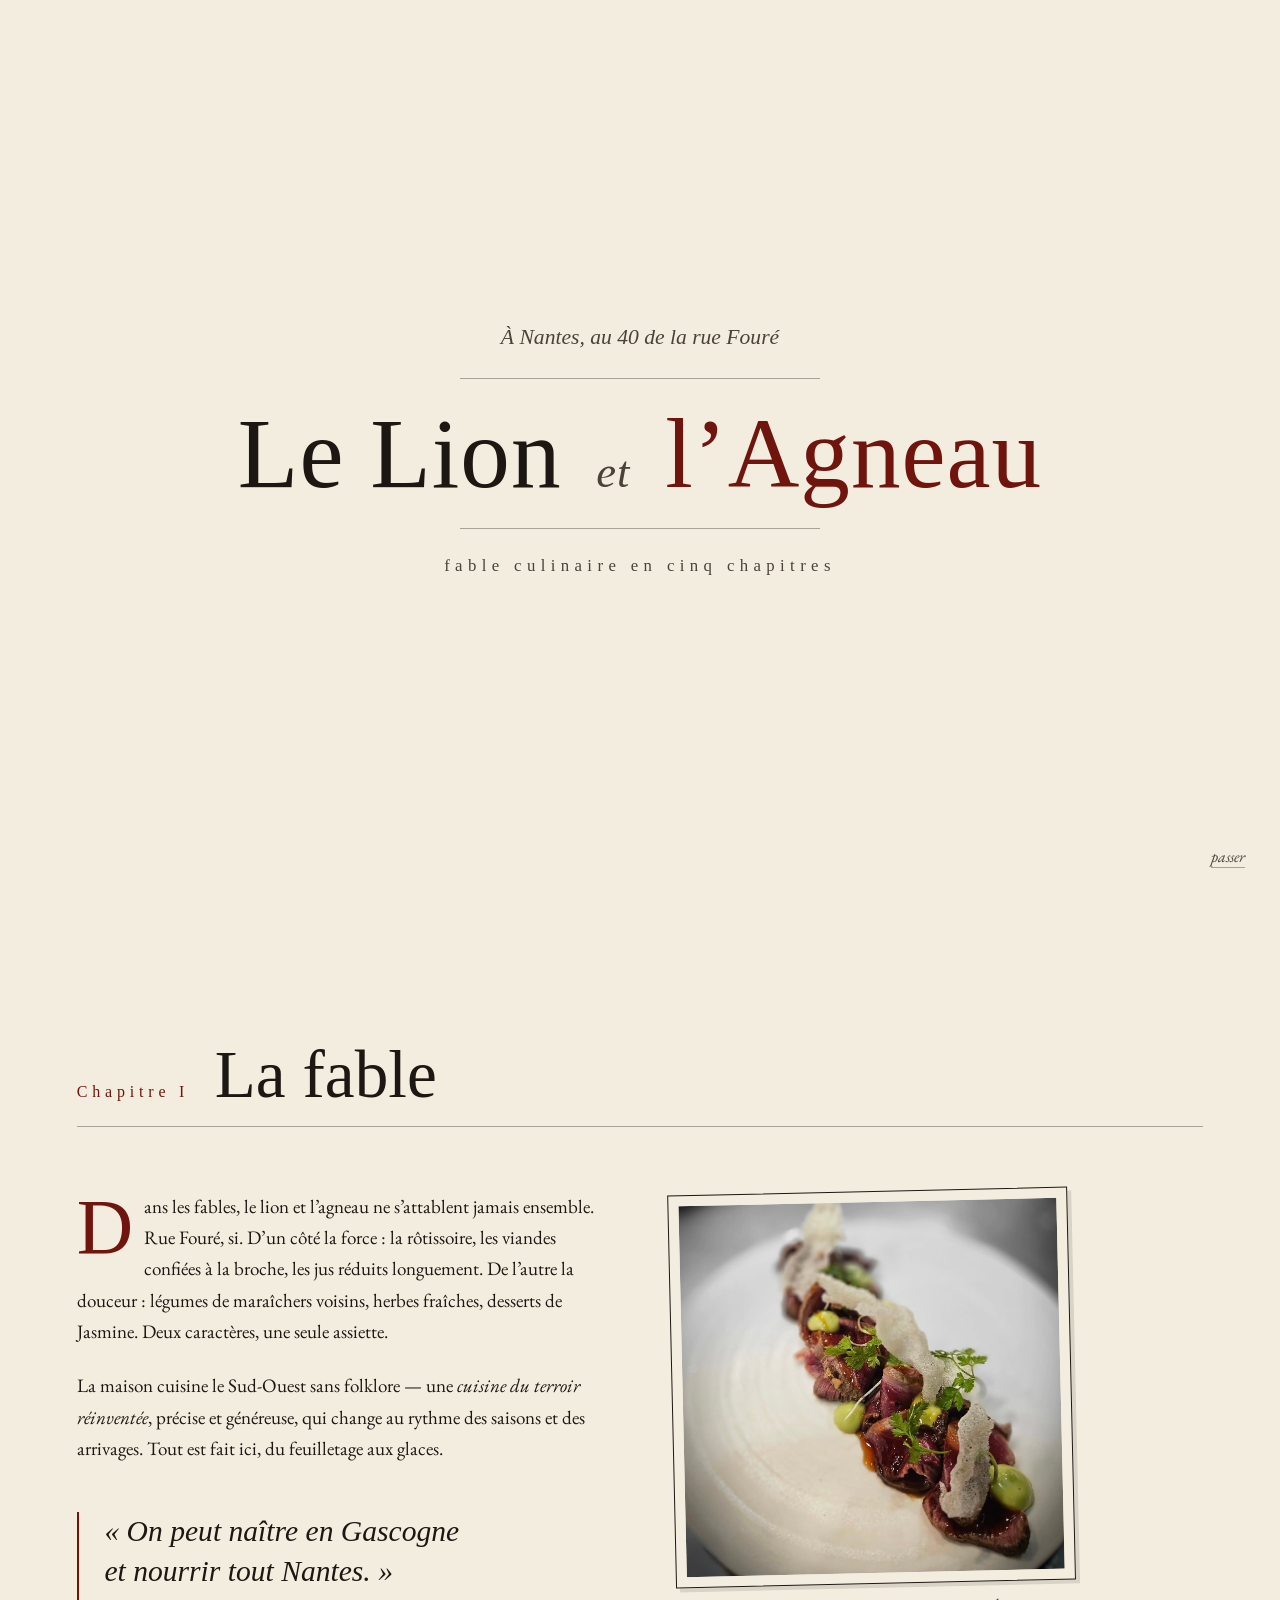
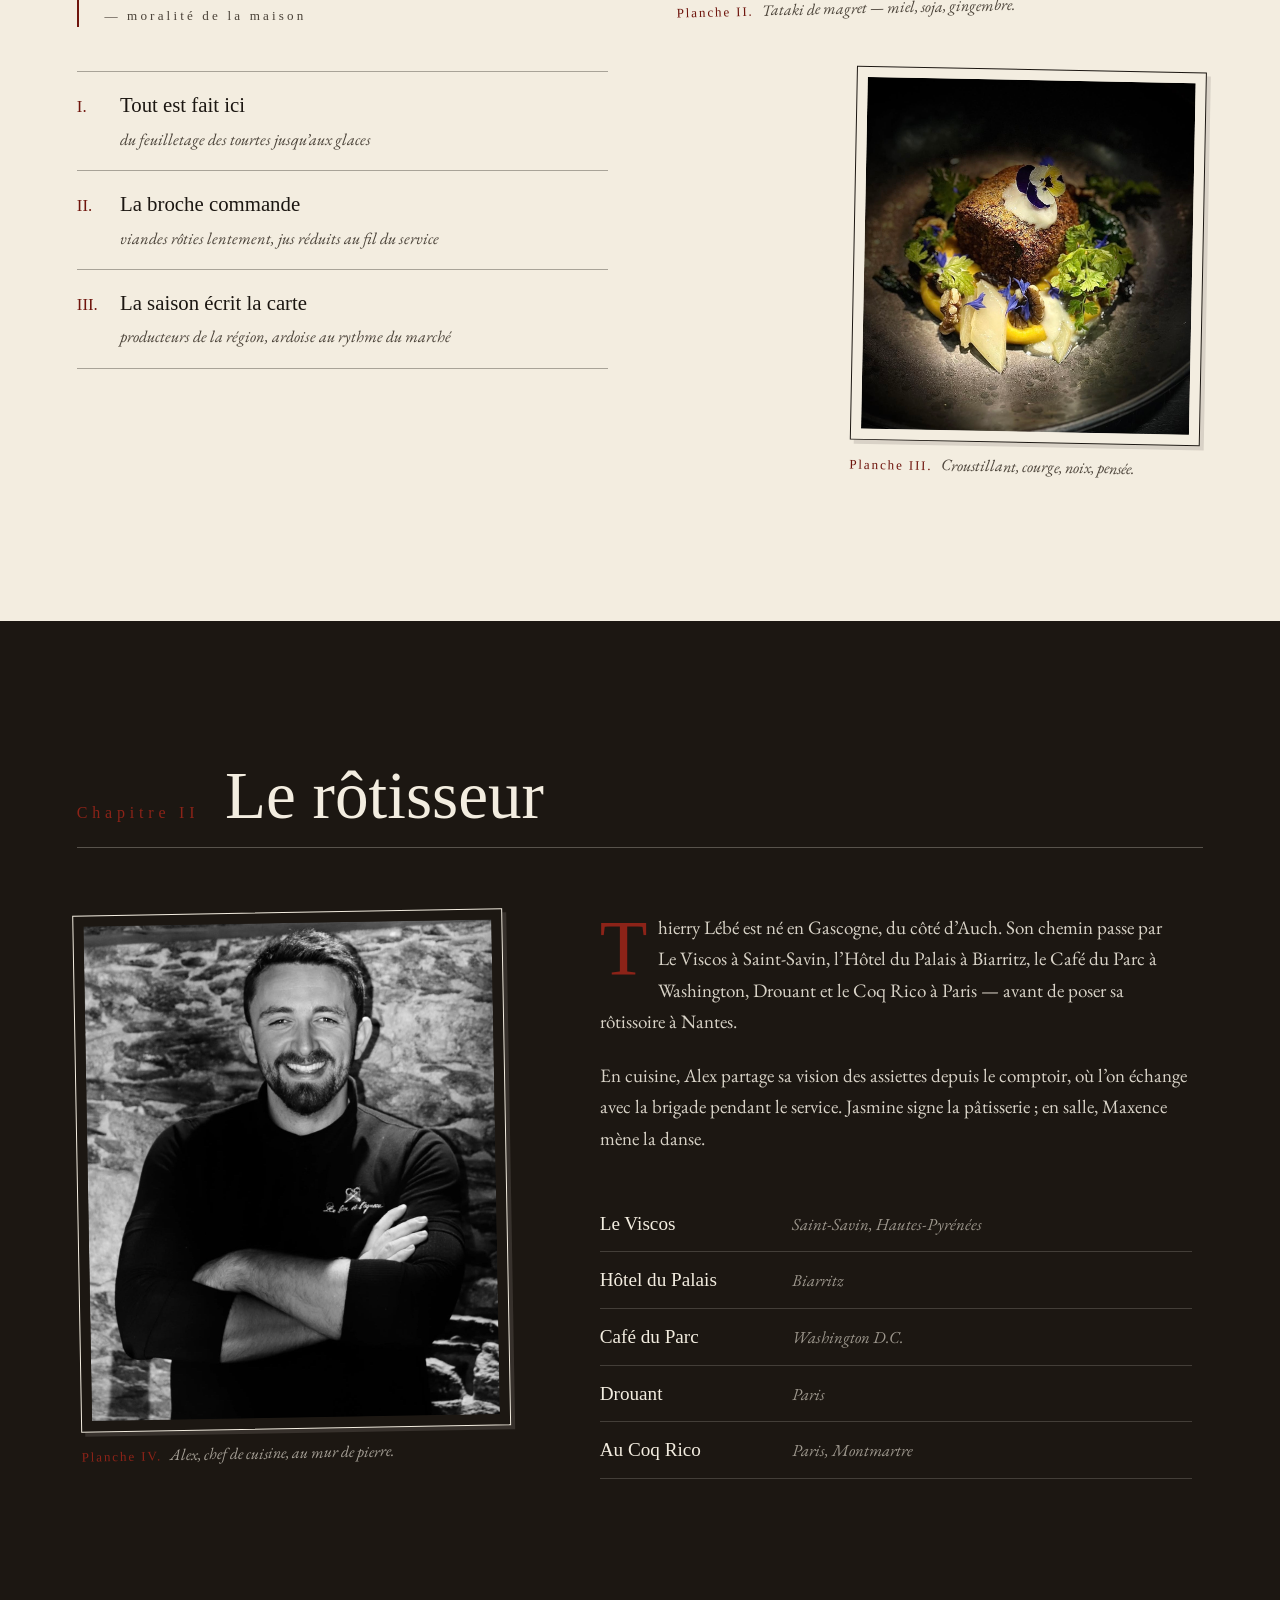
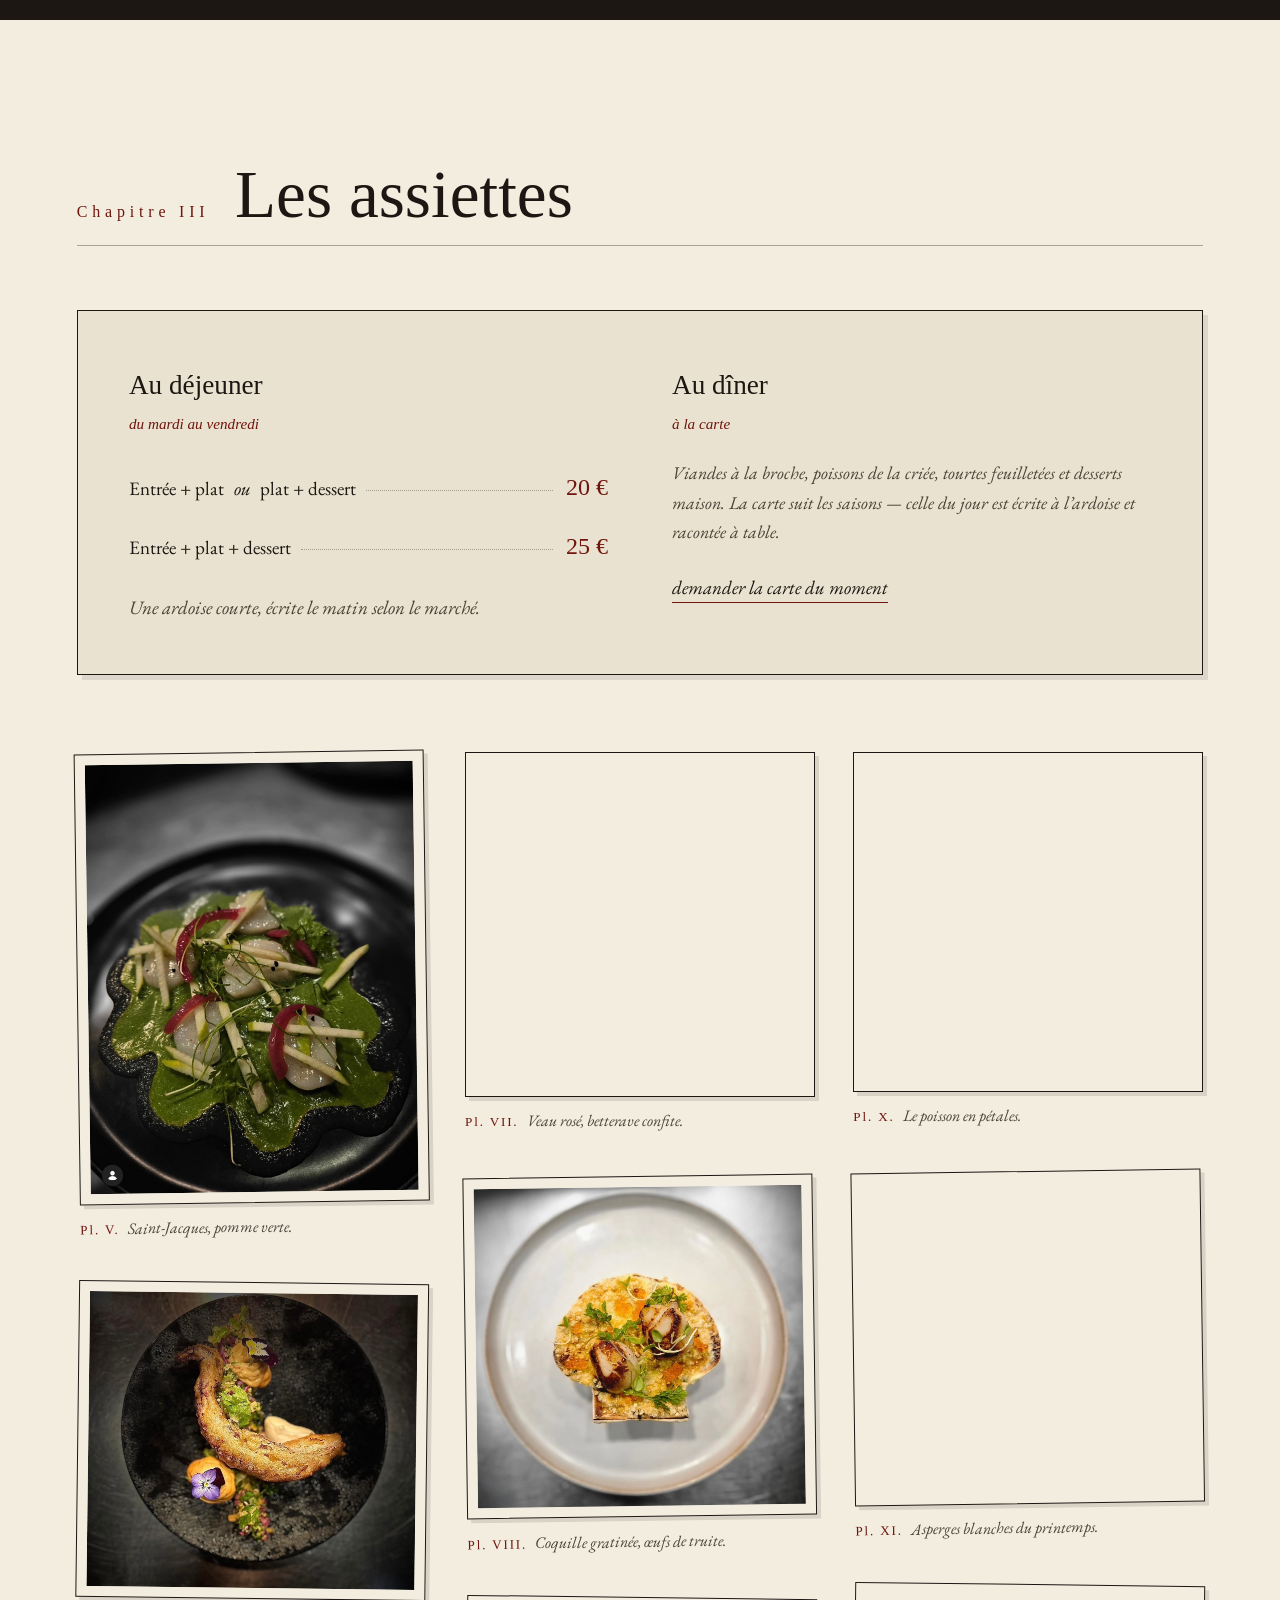
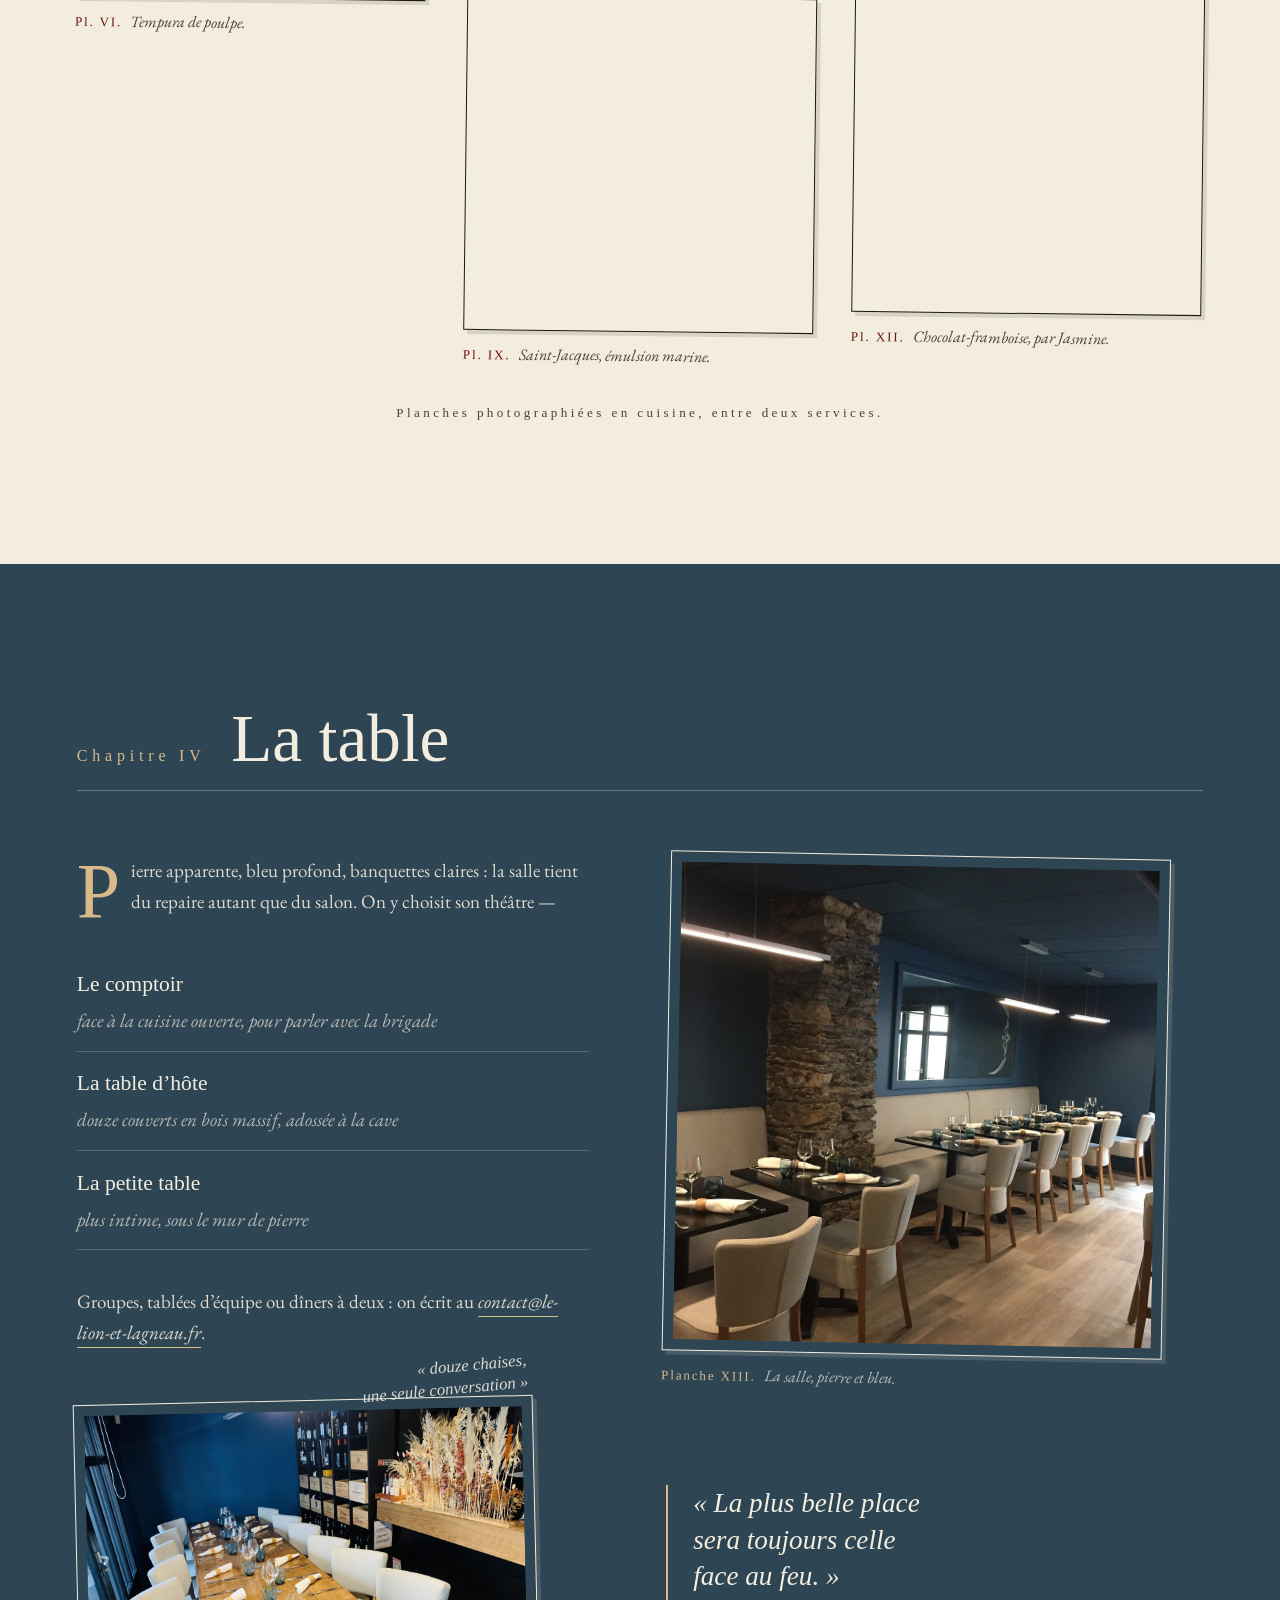
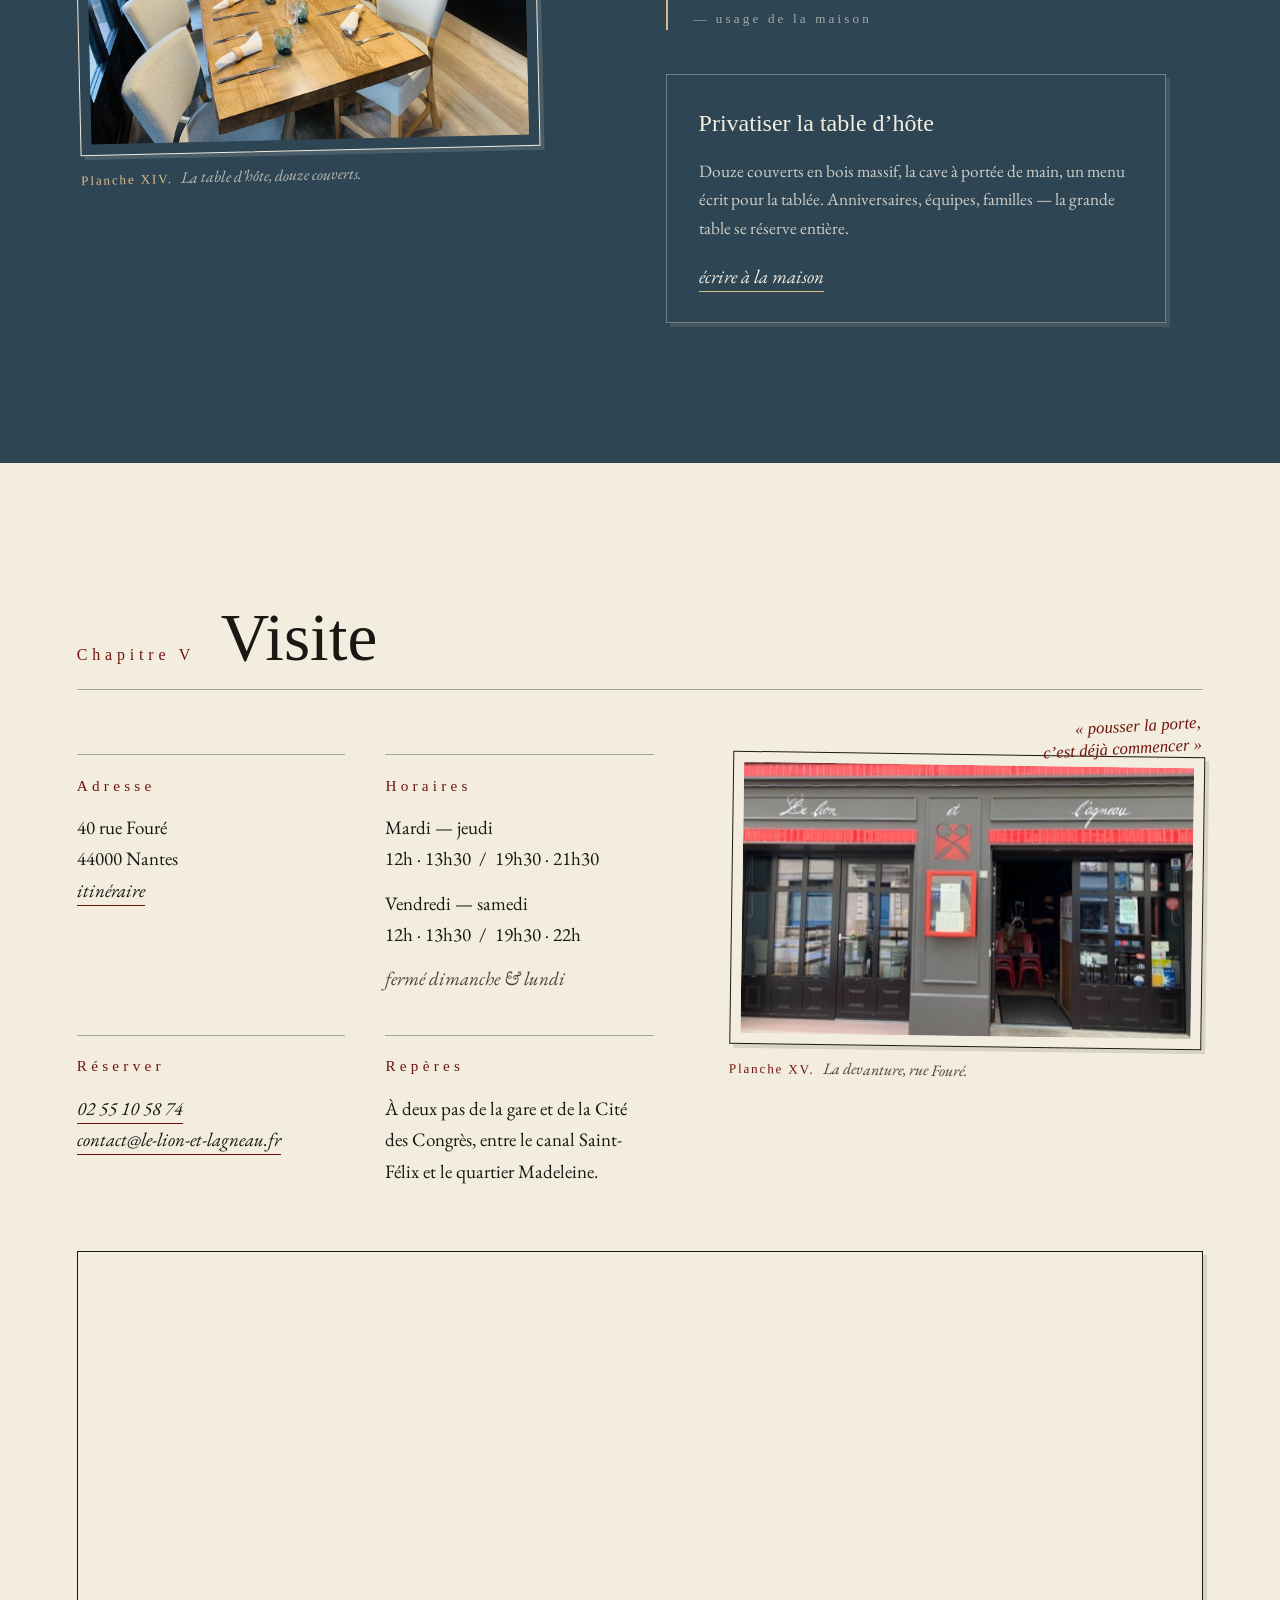
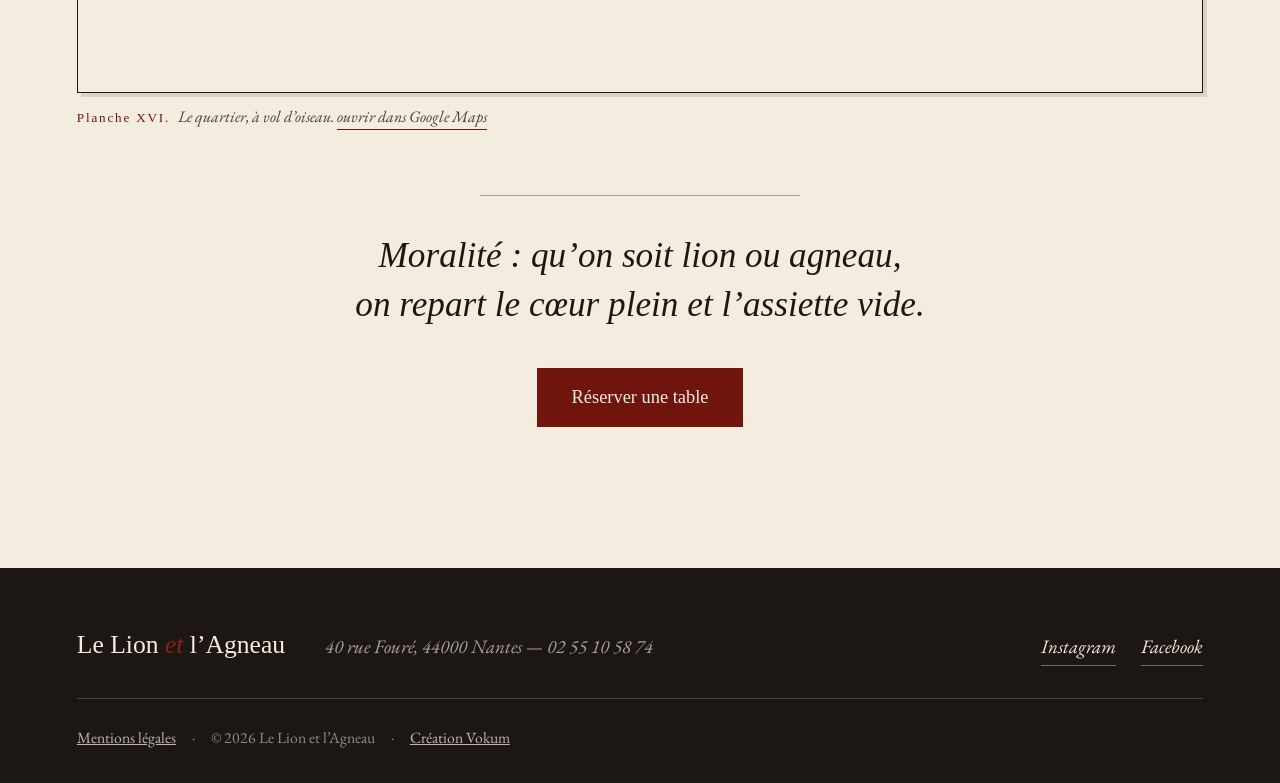
<file: index.html>
<!DOCTYPE html>
<html lang="fr">
<head>
  <meta charset="UTF-8">
  <meta name="viewport" content="width=device-width, initial-scale=1.0">
  <title>Le Lion et l'Agneau — Rôtisserie &amp; cuisine du Sud-Ouest à Nantes</title>
<link rel="canonical" href="https://lelionetlagneau-site.vercel.app/">
  <meta name="description" content="Le Lion et l'Agneau, restaurant et rôtisserie à l'accent du Sud-Ouest, 40 rue Fouré à Nantes. Cuisine du terroir réinventée par Thierry Lébé et sa brigade. Formule déjeuner, table d'hôte, comptoir face à la cuisine.">
  <link rel="icon" href="assets/logo.webp">
  <meta property="og:title" content="Le Lion et l'Agneau — Nantes">
  <meta property="og:description" content="Rôtisserie &amp; cuisine du Sud-Ouest, 40 rue Fouré, Nantes.">
  <meta property="og:image" content="https://lelionetlagneau-site.vercel.app/assets/tourte-signature.jpg">
  <link rel="preconnect" href="https://fonts.googleapis.com">
  <link rel="preconnect" href="https://fonts.gstatic.com" crossorigin>
  <link href="https://fonts.googleapis.com/css2?family=IM+Fell+English:ital@0;1&family=IM+Fell+English+SC&family=EB+Garamond:ital,wght@0,400;0,500;0,600;1,400;1,500&display=swap" rel="stylesheet">
  <link rel="stylesheet" href="styles.css">
<script type="application/ld+json">
{
  "@context": "https://schema.org",
  "@type": "Restaurant",
  "name": "Le Lion et l'Agneau",
  "url": "https://lelionetlagneau-site.vercel.app/",
  "image": "https://lelionetlagneau-site.vercel.app/assets/tourte-signature.jpg",
  "description": "Rôtisserie et cuisine du Sud-Ouest à Nantes, 40 rue Fouré.",
  "servesCuisine": "Cuisine du Sud-Ouest",
  "address": {
    "@type": "PostalAddress",
    "streetAddress": "40 rue Fouré",
    "postalCode": "44000",
    "addressLocality": "Nantes",
    "addressCountry": "FR"
  },
  "telephone": "+33255105874",
  "email": "contact@le-lion-et-lagneau.fr",
  "openingHoursSpecification": [
    {
      "@type": "OpeningHoursSpecification",
      "dayOfWeek": [
        "Tuesday",
        "Wednesday",
        "Thursday"
      ],
      "opens": "12:00",
      "closes": "13:30"
    },
    {
      "@type": "OpeningHoursSpecification",
      "dayOfWeek": [
        "Tuesday",
        "Wednesday",
        "Thursday"
      ],
      "opens": "19:30",
      "closes": "21:30"
    },
    {
      "@type": "OpeningHoursSpecification",
      "dayOfWeek": [
        "Friday",
        "Saturday"
      ],
      "opens": "12:00",
      "closes": "13:30"
    },
    {
      "@type": "OpeningHoursSpecification",
      "dayOfWeek": [
        "Friday",
        "Saturday"
      ],
      "opens": "19:30",
      "closes": "22:00"
    }
  ],
  "sameAs": [
    "https://www.instagram.com/lelionetlagneau",
    "https://www.facebook.com/lelionetlagneaunantes"
  ]
}
</script>
</head>
<body>

  <!-- ============ OUVERTURE ============ -->
  <div class="ouverture" id="ouverture" aria-hidden="true">
    <div class="ouverture-inner">
      <p class="ouv-lieu">À Nantes, au 40 de la rue Fouré</p>
      <div class="ouv-filet ouv-filet-haut"></div>
      <h1 class="ouv-titre">
        <span class="ouv-mot">Le&nbsp;Lion</span>
        <span class="ouv-et">et</span>
        <span class="ouv-mot">l&rsquo;Agneau</span>
      </h1>
      <div class="ouv-filet ouv-filet-bas"></div>
      <p class="ouv-sous">fable culinaire en cinq chapitres</p>
    </div>
    <button class="ouv-skip" id="ouv-skip" type="button">passer</button>
  </div>

  <!-- ============ HEADER ============ -->
  <header class="entete" id="entete">
    <a class="entete-marque" href="#haut">Le&nbsp;Lion <em>et</em> l&rsquo;Agneau</a>
    <nav class="entete-nav" id="entete-nav">
      <a href="#fable">La fable</a>
      <a href="#rotisseur">Le rôtisseur</a>
      <a href="#assiettes">Les assiettes</a>
      <a href="#table">La table</a>
      <a href="#visite">Visite</a>
    </nav>
    <a class="entete-tel" href="tel:+33255105874">02&nbsp;55&nbsp;10&nbsp;58&nbsp;74</a>
    <button class="burger" id="burger" aria-label="Menu" aria-expanded="false"><span></span><span></span></button>
  </header>

  <div class="voile-menu" id="voile-menu">
    <nav class="voile-nav">
      <a href="#fable"><small>ch. I</small>La fable</a>
      <a href="#rotisseur"><small>ch. II</small>Le rôtisseur</a>
      <a href="#assiettes"><small>ch. III</small>Les assiettes</a>
      <a href="#table"><small>ch. IV</small>La table</a>
      <a href="#visite"><small>ch. V</small>Visite</a>
      <a class="voile-tel" href="tel:+33255105874">Réserver — 02 55 10 58 74</a>
    </nav>
  </div>

  <main id="haut">

    <!-- ============ COUVERTURE / HERO ============ -->
    <section class="couverture">
      <div class="couv-texte">
        <p class="surtitre reveal">Rôtisserie &amp; cuisine du Sud-Ouest — Nantes</p>
        <h2 class="couv-titre reveal">Ici, le lion<br>dîne <em>avec</em><br>l&rsquo;agneau.</h2>
        <p class="couv-chapo reveal">Une table où le terroir gascon se raconte au présent&nbsp;: broche qui tourne, feuilletage signé au fer, produits de saison choisis chez les producteurs de la région.</p>
        <div class="couv-actions reveal">
          <a class="btn-encre" href="tel:+33255105874">Réserver une table</a>
          <a class="lien-souligne" href="#assiettes">lire la carte&nbsp;↓</a>
        </div>
      </div>
      <div class="couv-image">
        <figure class="planche planche-hero reveal-img">
          <div class="cadre"><img src="assets/tourte-signature.jpg" alt="Tourte feuilletée signée Le Lion et l'Agneau, dorée au four" width="1206" height="1177" decoding="async" fetchpriority="high"></div>
          <figcaption><span>Planche&nbsp;I.</span> La tourte, signée au fer avant cuisson.</figcaption>
        </figure>
        <p class="marginalia couv-note">« cuite à la<br>commande »</p>
      </div>
      <p class="couv-mention">4,8&nbsp;/&nbsp;5 — les Tables de Nantes &nbsp;·&nbsp; sélection Guide&nbsp;Michelin</p>
    </section>

    <!-- ============ CHAPITRE I — LA FABLE ============ -->
    <section class="chapitre" id="fable">
      <header class="chapitre-tete reveal">
        <span class="chapitre-num">Chapitre&nbsp;I</span>
        <h2>La fable</h2>
      </header>
      <div class="fable-corps">
        <p class="lettrine reveal">Dans les fables, le lion et l&rsquo;agneau ne s&rsquo;attablent jamais ensemble. Rue Fouré, si. D&rsquo;un côté la force&nbsp;: la rôtissoire, les viandes confiées à la broche, les jus réduits longuement. De l&rsquo;autre la douceur&nbsp;: légumes de maraîchers voisins, herbes fraîches, desserts de Jasmine. Deux caractères, une seule assiette.</p>
        <p class="reveal">La maison cuisine le Sud-Ouest sans folklore&nbsp;— une <em>cuisine du terroir réinventée</em>, précise et généreuse, qui change au rythme des saisons et des arrivages. Tout est fait ici, du feuilletage aux glaces.</p>
        <blockquote class="morale reveal">
          <p>«&nbsp;On peut naître en Gascogne<br>et nourrir tout Nantes.&nbsp;»</p>
          <cite>— moralité de la maison</cite>
        </blockquote>
        <ol class="regles reveal">
          <li><span>I.</span><div><strong>Tout est fait ici</strong><em>du feuilletage des tourtes jusqu&rsquo;aux glaces</em></div></li>
          <li><span>II.</span><div><strong>La broche commande</strong><em>viandes rôties lentement, jus réduits au fil du service</em></div></li>
          <li><span>III.</span><div><strong>La saison écrit la carte</strong><em>producteurs de la région, ardoise au rythme du marché</em></div></li>
        </ol>
      </div>
      <div class="fable-planches">
        <figure class="planche incline-g reveal-img">
          <div class="cadre"><img src="assets/tataki-magret.jpg" alt="Tataki de magret de canard, crème d'avocat et tuile de riz soufflé" width="1179" height="1156" decoding="async" loading="lazy"></div>
          <figcaption><span>Planche&nbsp;II.</span> Tataki de magret — miel, soja, gingembre.</figcaption>
        </figure>
        <figure class="planche incline-d reveal-img">
          <div class="cadre"><img src="assets/croustillant-pensee.jpg" alt="Croustillant doré, purée de courge, noix et fleurs de pensée" width="1206" height="1237" decoding="async" loading="lazy"></div>
          <figcaption><span>Planche&nbsp;III.</span> Croustillant, courge, noix, pensée.</figcaption>
        </figure>
      </div>
    </section>

    <!-- ============ CHAPITRE II — LE RÔTISSEUR ============ -->
    <section class="chapitre chapitre-sombre" id="rotisseur">
      <header class="chapitre-tete reveal">
        <span class="chapitre-num">Chapitre&nbsp;II</span>
        <h2>Le rôtisseur</h2>
      </header>
      <div class="rotisseur-grille">
        <figure class="planche planche-portrait reveal-img">
          <div class="cadre"><img src="assets/chef-alex.jpg" alt="Alex, chef de cuisine du Lion et l'Agneau, devant le mur de pierre du restaurant" width="1206" height="1462" decoding="async" loading="lazy"></div>
          <figcaption><span>Planche&nbsp;IV.</span> Alex, chef de cuisine, au mur de pierre.</figcaption>
        </figure>
        <div class="rotisseur-texte">
          <p class="lettrine reveal">Thierry Lébé est né en Gascogne, du côté d&rsquo;Auch. Son chemin passe par Le&nbsp;Viscos à Saint-Savin, l&rsquo;Hôtel du Palais à Biarritz, le Café du Parc à Washington, Drouant et le Coq&nbsp;Rico à Paris&nbsp;— avant de poser sa rôtissoire à Nantes.</p>
          <p class="reveal">En cuisine, Alex partage sa vision des assiettes depuis le comptoir, où l&rsquo;on échange avec la brigade pendant le service. Jasmine signe la pâtisserie&nbsp;; en salle, Maxence mène la danse.</p>
          <ul class="parcours reveal">
            <li><span>Le Viscos</span>Saint-Savin, Hautes-Pyrénées</li>
            <li><span>Hôtel du Palais</span>Biarritz</li>
            <li><span>Café du Parc</span>Washington&nbsp;D.C.</li>
            <li><span>Drouant</span>Paris</li>
            <li><span>Au Coq Rico</span>Paris, Montmartre</li>
          </ul>
        </div>
      </div>
    </section>

    <!-- ============ CHAPITRE III — LES ASSIETTES ============ -->
    <section class="chapitre" id="assiettes">
      <header class="chapitre-tete reveal">
        <span class="chapitre-num">Chapitre&nbsp;III</span>
        <h2>Les assiettes</h2>
      </header>

      <div class="carte-bloc reveal">
        <div class="carte-colonne">
          <h3>Au déjeuner<em>du mardi au vendredi</em></h3>
          <div class="carte-ligne"><p>Entrée + plat <em>ou</em> plat + dessert <span class="points"></span></p><strong>20&nbsp;€</strong></div>
          <div class="carte-ligne"><p>Entrée + plat + dessert <span class="points"></span></p><strong>25&nbsp;€</strong></div>
          <p class="carte-note">Une ardoise courte, écrite le matin selon le marché.</p>
        </div>
        <div class="carte-colonne">
          <h3>Au dîner<em>à la carte</em></h3>
          <p class="carte-prose">Viandes à la broche, poissons de la criée, tourtes feuilletées et desserts maison. La carte suit les saisons&nbsp;— celle du jour est écrite à l&rsquo;ardoise et racontée à table.</p>
          <a class="lien-souligne" href="tel:+33255105874">demander la carte du moment</a>
        </div>
      </div>

      <p class="glisser marginalia reveal">« faire glisser les planches → »</p>
      <div class="galerie">
        <figure class="planche reveal-img"><div class="cadre"><img src="assets/carpaccio-saint-jacques.jpg" alt="Carpaccio de Saint-Jacques, pomme verte et oignon rouge" loading="lazy" width="1206" height="1560" decoding="async"></div><figcaption><span>Pl.&nbsp;V.</span> Saint-Jacques, pomme verte.</figcaption></figure>
        <figure class="planche reveal-img"><div class="cadre"><img src="assets/poulpe-tempura.jpg" alt="Tempura de poulpe, fleurs comestibles, condiments fumés" loading="lazy" width="1207" height="1074" decoding="async"></div><figcaption><span>Pl.&nbsp;VI.</span> Tempura de poulpe.</figcaption></figure>
        <figure class="planche reveal-img"><div class="cadre"><img src="assets/veau-betterave.jpg" alt="Veau rosé, betterave confite et crémeux gratiné" loading="lazy" width="1207" height="1211" decoding="async"></div><figcaption><span>Pl.&nbsp;VII.</span> Veau rosé, betterave confite.</figcaption></figure>
        <figure class="planche reveal-img"><div class="cadre"><img src="assets/coquille-gratinee.jpg" alt="Coquille Saint-Jacques gratinée, œufs de truite et jeunes pousses" loading="lazy" width="1206" height="1264" decoding="async"></div><figcaption><span>Pl.&nbsp;VIII.</span> Coquille gratinée, œufs de truite.</figcaption></figure>
        <figure class="planche reveal-img"><div class="cadre"><img src="assets/saint-jacques-emulsion.jpg" alt="Saint-Jacques snackées, émulsion et chips de légumes" loading="lazy" width="1206" height="1174" decoding="async"></div><figcaption><span>Pl.&nbsp;IX.</span> Saint-Jacques, émulsion marine.</figcaption></figure>
        <figure class="planche reveal-img"><div class="cadre"><img src="assets/daurade-fleurs.jpg" alt="Poisson cru en pétales et fleurs sur assiette noire" loading="lazy" width="1206" height="1216" decoding="async"></div><figcaption><span>Pl.&nbsp;X.</span> Le poisson en pétales.</figcaption></figure>
        <figure class="planche reveal-img"><div class="cadre"><img src="assets/plat-asperges.jpg" alt="Asperges blanches, croustillants et purée de carotte" loading="lazy" width="1206" height="1125" decoding="async"></div><figcaption><span>Pl.&nbsp;XI.</span> Asperges blanches du printemps.</figcaption></figure>
        <figure class="planche reveal-img"><div class="cadre"><img src="assets/tarte-framboise.jpg" alt="Tarte chocolat-framboise et sorbet, dessert signé Jasmine" loading="lazy" width="1206" height="1140" decoding="async"></div><figcaption><span>Pl.&nbsp;XII.</span> Chocolat-framboise, par Jasmine.</figcaption></figure>
      </div>
      <p class="galerie-legende reveal">Planches photographiées en cuisine, entre deux services.</p>
    </section>

    <!-- ============ CHAPITRE IV — LA TABLE ============ -->
    <section class="chapitre chapitre-bleu" id="table">
      <header class="chapitre-tete reveal">
        <span class="chapitre-num">Chapitre&nbsp;IV</span>
        <h2>La table</h2>
      </header>
      <div class="table-grille">
        <div class="table-texte">
          <p class="lettrine reveal">Pierre apparente, bleu profond, banquettes claires&nbsp;: la salle tient du repaire autant que du salon. On y choisit son théâtre&nbsp;—</p>
          <ul class="ambiances reveal">
            <li><span>Le comptoir</span>face à la cuisine ouverte, pour parler avec la brigade</li>
            <li><span>La table d&rsquo;hôte</span>douze couverts en bois massif, adossée à la cave</li>
            <li><span>La petite table</span>plus intime, sous le mur de pierre</li>
          </ul>
          <p class="reveal">Groupes, tablées d&rsquo;équipe ou dîners à deux&nbsp;: on écrit au&nbsp;<a class="lien-souligne" href="mailto:contact@le-lion-et-lagneau.fr">contact@le-lion-et-lagneau.fr</a>.</p>
          <figure class="planche incline-g planche-hote reveal-img"><div class="cadre"><img src="assets/table-hote.jpg" alt="Table d'hôte de douze couverts devant la cave à vins" loading="lazy" width="2000" height="1500" decoding="async"></div><figcaption><span>Planche&nbsp;XIV.</span> La table d&rsquo;hôte, douze couverts.</figcaption>
            <p class="marginalia marginalia-hote">« douze chaises,<br>une seule conversation »</p>
          </figure>
        </div>
        <div class="table-planches">
          <figure class="planche incline-d reveal-img"><div class="cadre"><img src="assets/salle.jpg" alt="Salle du restaurant : mur de pierre, bleu profond, banquettes claires" loading="lazy" width="1100" height="825" decoding="async"></div><figcaption><span>Planche&nbsp;XIII.</span> La salle, pierre et bleu.</figcaption></figure>
          <blockquote class="morale morale-table reveal">
            <p>«&nbsp;La plus belle place<br>sera toujours celle<br>face au feu.&nbsp;»</p>
            <cite>— usage de la maison</cite>
          </blockquote>
          <div class="privatiser reveal">
            <h3>Privatiser la table d&rsquo;hôte</h3>
            <p>Douze couverts en bois massif, la cave à portée de main, un menu écrit pour la tablée. Anniversaires, équipes, familles&nbsp;— la grande table se réserve entière.</p>
            <a class="lien-souligne" href="mailto:contact@le-lion-et-lagneau.fr">écrire à la maison</a>
          </div>
        </div>
      </div>
    </section>

    <!-- ============ CHAPITRE V — VISITE ============ -->
    <section class="chapitre" id="visite">
      <header class="chapitre-tete reveal">
        <span class="chapitre-num">Chapitre&nbsp;V</span>
        <h2>Visite</h2>
      </header>
      <div class="visite-grille">
        <div class="visite-infos reveal">
          <div class="info-bloc">
            <h3>Adresse</h3>
            <p>40&nbsp;rue Fouré<br>44000&nbsp;Nantes</p>
            <a class="lien-souligne" href="https://maps.google.com/?q=Le+Lion+et+l'Agneau+40+rue+Fouré+Nantes" target="_blank" rel="noopener">itinéraire</a>
          </div>
          <div class="info-bloc">
            <h3>Horaires</h3>
            <p>Mardi — jeudi<br>12h&nbsp;·&nbsp;13h30 &nbsp;/&nbsp; 19h30&nbsp;·&nbsp;21h30</p>
            <p>Vendredi — samedi<br>12h&nbsp;·&nbsp;13h30 &nbsp;/&nbsp; 19h30&nbsp;·&nbsp;22h</p>
            <p class="info-ferme">fermé dimanche &amp; lundi</p>
          </div>
          <div class="info-bloc">
            <h3>Réserver</h3>
            <p><a class="lien-souligne" href="tel:+33255105874">02&nbsp;55&nbsp;10&nbsp;58&nbsp;74</a><br>
            <a class="lien-souligne" href="mailto:contact@le-lion-et-lagneau.fr">contact@le-lion-et-lagneau.fr</a></p>
          </div>
          <div class="info-bloc">
            <h3>Repères</h3>
            <p>À deux pas de la gare et de la Cité des Congrès, entre le canal Saint-Félix et le quartier Madeleine.</p>
          </div>
        </div>
        <figure class="planche planche-facade reveal-img">
          <div class="cadre"><img src="assets/facade.jpg" alt="Façade du restaurant Le Lion et l'Agneau, rue Fouré à Nantes" loading="lazy" width="490" height="295" decoding="async"></div>
          <figcaption><span>Planche&nbsp;XV.</span> La devanture, rue Fouré.</figcaption>
          <p class="marginalia marginalia-facade">« pousser la porte,<br>c&rsquo;est déjà commencer »</p>
        </figure>
      </div>
      <figure class="planche planche-carte reveal">
        <div class="cadre">
          <iframe src="https://www.google.com/maps?q=Le%20Lion%20et%20l%27Agneau%2C%2040%20rue%20Four%C3%A9%2C%2044000%20Nantes&z=16&output=embed" title="Carte — Le Lion et l'Agneau, 40 rue Fouré, Nantes" loading="lazy" referrerpolicy="no-referrer-when-downgrade" allowfullscreen></iframe>
        </div>
        <figcaption><span>Planche&nbsp;XVI.</span> Le quartier, à vol d&rsquo;oiseau. <a class="lien-souligne" href="https://maps.google.com/?q=Le+Lion+et+l'Agneau+40+rue+Fouré+Nantes" target="_blank" rel="noopener">ouvrir dans Google&nbsp;Maps</a></figcaption>
      </figure>
      <div class="fin reveal">
        <div class="fin-filet"></div>
        <p class="fin-morale">Moralité&nbsp;: qu&rsquo;on soit lion ou agneau,<br>on repart le cœur plein et l&rsquo;assiette vide.</p>
        <a class="btn-encre" href="tel:+33255105874">Réserver une table</a>
      </div>
    </section>
  </main>

  <!-- ============ FOOTER ============ -->
  <footer class="pied">
    <div class="pied-haut">
      <p class="pied-marque">Le&nbsp;Lion <em>et</em> l&rsquo;Agneau</p>
      <p class="pied-adresse">40 rue Fouré, 44000 Nantes — 02&nbsp;55&nbsp;10&nbsp;58&nbsp;74</p>
      <div class="pied-social">
        <a href="https://www.instagram.com/lelionetlagneau" target="_blank" rel="noopener">Instagram</a>
        <a href="https://www.facebook.com/lelionetlagneaunantes" target="_blank" rel="noopener">Facebook</a>
      </div>
    </div>
    <div class="pied-bas">
      <a href="mentions-legales.html">Mentions légales</a>
      <span>·</span>
      <p>© 2026 Le Lion et l&rsquo;Agneau</p>
      <span>·</span>
      <a href="https://vokum-landing.vercel.app" target="_blank" rel="noopener">Création&nbsp;Vokum</a>
    </div>
  </footer>

  <script src="script.js"></script>
</body>
</html>
</file>
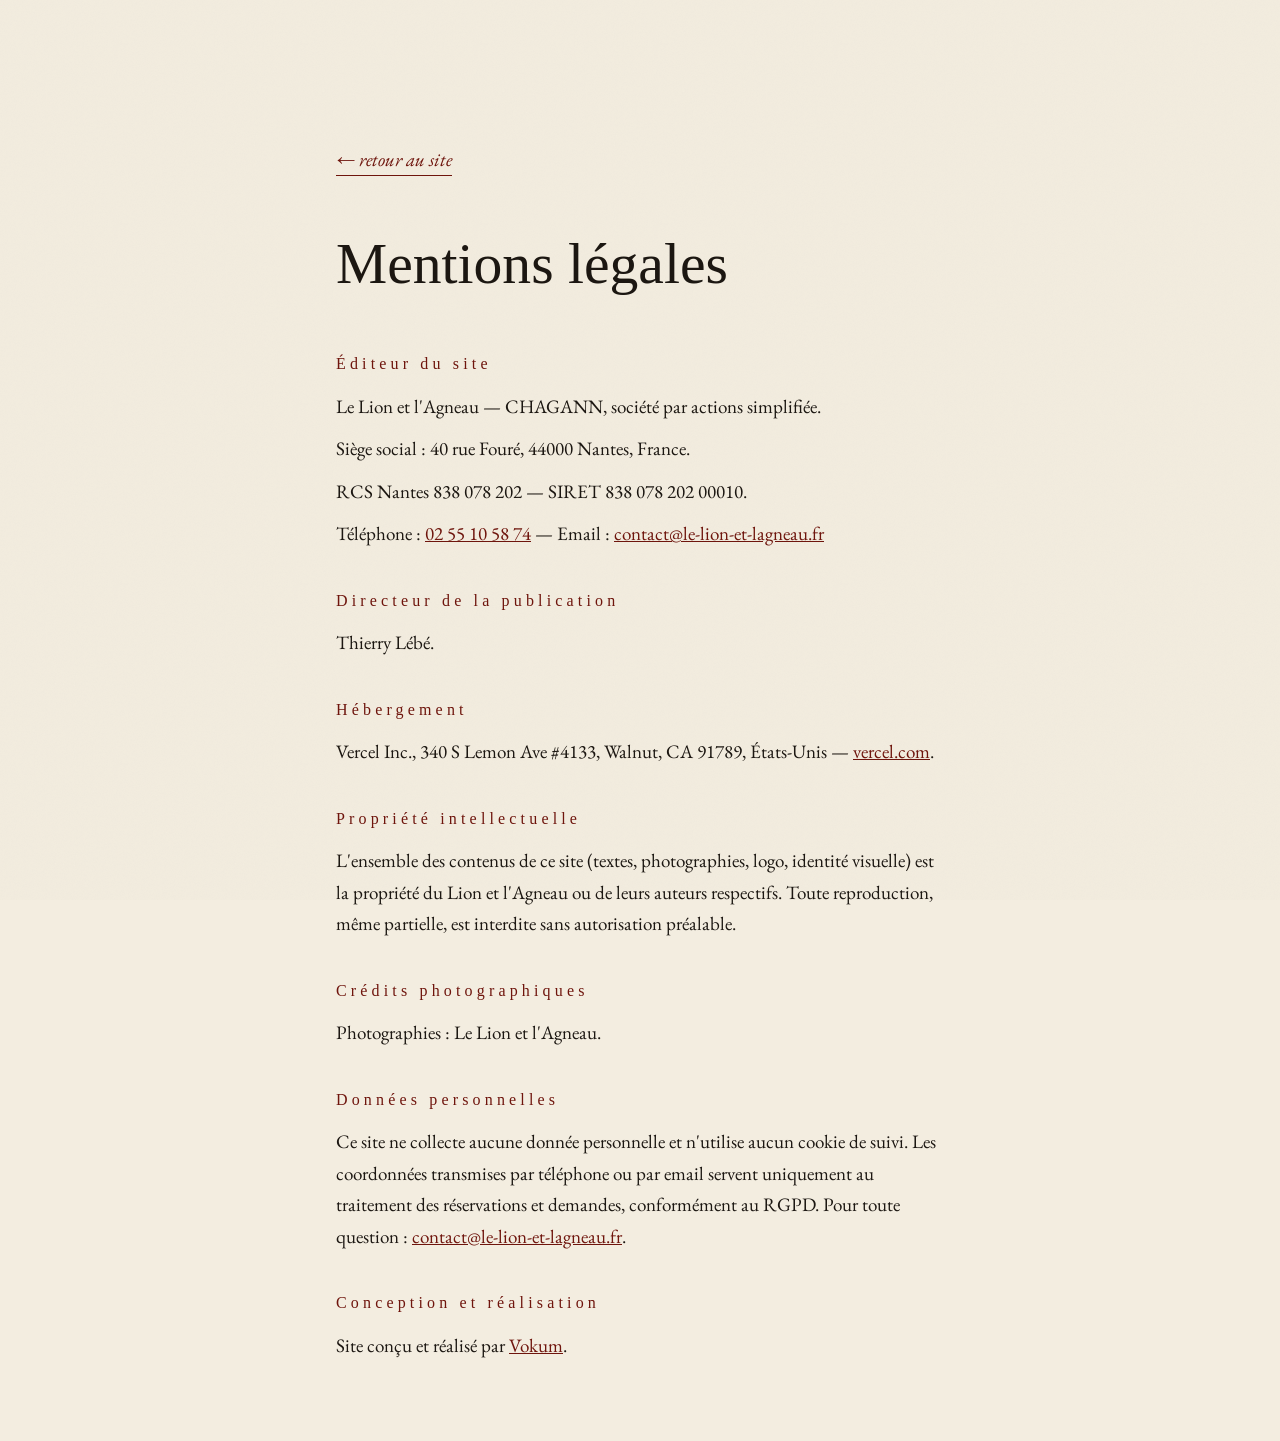
<file: mentions-legales.html>
<!DOCTYPE html>
<html lang="fr">
<head>
  <meta charset="UTF-8">
  <meta name="viewport" content="width=device-width, initial-scale=1.0">
  <title>Mentions légales — Le Lion et l'Agneau, Nantes</title>
<link rel="canonical" href="https://lelionetlagneau-site.vercel.app/mentions-legales.html">
  <meta name="robots" content="noindex">
  <link rel="icon" href="assets/logo.webp">
  <link rel="preconnect" href="https://fonts.googleapis.com">
  <link rel="preconnect" href="https://fonts.gstatic.com" crossorigin>
  <link href="https://fonts.googleapis.com/css2?family=IM+Fell+English:ital@0;1&family=IM+Fell+English+SC&family=EB+Garamond:ital,wght@0,400;0,500;0,600;1,400&display=swap" rel="stylesheet">
  <link rel="stylesheet" href="styles.css">
</head>
<body>
  <main class="legal">
    <a class="retour" href="index.html">← retour au site</a>
    <h1>Mentions légales</h1>

    <h2>Éditeur du site</h2>
    <p>Le Lion et l'Agneau — CHAGANN, société par actions simplifiée.</p>
    <p>Siège social : 40 rue Fouré, 44000 Nantes, France.</p>
    <p>RCS Nantes 838 078 202 — SIRET 838 078 202 00010.</p>
    <p>Téléphone : <a href="tel:+33255105874">02 55 10 58 74</a> — Email : <a href="mailto:contact@le-lion-et-lagneau.fr">contact@le-lion-et-lagneau.fr</a></p>

    <h2>Directeur de la publication</h2>
    <p>Thierry Lébé.</p>

    <h2>Hébergement</h2>
    <p>Vercel Inc., 340 S Lemon Ave #4133, Walnut, CA 91789, États-Unis — <a href="https://vercel.com" target="_blank" rel="noopener">vercel.com</a>.</p>

    <h2>Propriété intellectuelle</h2>
    <p>L'ensemble des contenus de ce site (textes, photographies, logo, identité visuelle) est la propriété du Lion et l'Agneau ou de leurs auteurs respectifs. Toute reproduction, même partielle, est interdite sans autorisation préalable.</p>

    <h2>Crédits photographiques</h2>
    <p>Photographies : Le Lion et l'Agneau.</p>

    <h2>Données personnelles</h2>
    <p>Ce site ne collecte aucune donnée personnelle et n'utilise aucun cookie de suivi. Les coordonnées transmises par téléphone ou par email servent uniquement au traitement des réservations et demandes, conformément au RGPD. Pour toute question : <a href="mailto:contact@le-lion-et-lagneau.fr">contact@le-lion-et-lagneau.fr</a>.</p>

    <h2>Conception et réalisation</h2>
    <p>Site conçu et réalisé par <a href="https://vokum-landing.vercel.app" target="_blank" rel="noopener">Vokum</a>.</p>
  </main>
</body>
</html>
</file>
<file: styles.css>
/* ============================================================
   LE LION ET L'AGNEAU — « La Fable »
   Livre imprimé : encre, papier ivoire, grenat du logo.
   IM Fell English (display) + EB Garamond (texte).
   ============================================================ */

:root {
  --papier: #f3edE0;
  --papier-fonce: #eae2d0;
  --encre: #1c1712;
  --encre-douce: #4a4238;
  --grenat: #6f150d;
  --grenat-clair: #8c2318;
  --bleu: #2e4653;
  --filet: rgba(28, 23, 18, 0.35);
  --fell: 'IM Fell English', serif;
  --fell-sc: 'IM Fell English SC', serif;
  --garamond: 'EB Garamond', serif;
  --ease: cubic-bezier(0.65, 0, 0.2, 1);
}

* { margin: 0; padding: 0; box-sizing: border-box; }

html.qa *, html.qa *::before, html.qa *::after {
  transition: none !important;
  animation: none !important;
}
html.qa { scroll-behavior: auto; }
html.qa .couverture { min-height: auto; }

html {
  scroll-behavior: smooth;
  overflow-x: hidden;
  width: 100%;
}

body {
  position: relative;
  background: var(--papier);
  color: var(--encre);
  font-family: var(--garamond);
  font-size: 1.19rem;
  line-height: 1.65;
  overflow-x: hidden;
  width: 100%;
  max-width: 100%;
}

/* grain papier */
body::before {
  content: '';
  position: fixed;
  inset: 0;
  pointer-events: none;
  z-index: 999;
  opacity: 0.5;
  background-image: url("data:image/svg+xml,%3Csvg xmlns='http://www.w3.org/2000/svg' width='180' height='180'%3E%3Cfilter id='n'%3E%3CfeTurbulence type='fractalNoise' baseFrequency='0.9' numOctaves='2'/%3E%3CfeColorMatrix values='0 0 0 0 0.1 0 0 0 0 0.08 0 0 0 0 0.05 0 0 0 0.04 0'/%3E%3C/filter%3E%3Crect width='180' height='180' filter='url(%23n)'/%3E%3C/svg%3E");
}

img { display: block; max-width: 100%; height: auto; }

a { color: inherit; }

em { font-style: italic; }

::selection { background: var(--grenat); color: var(--papier); }

/* ============ OUVERTURE ============ */

.ouverture {
  position: fixed;
  inset: 0;
  z-index: 1000;
  background: var(--papier);
  display: flex;
  align-items: center;
  justify-content: center;
  clip-path: inset(0 0 0 0);
}
.ouverture.part {
  transition: clip-path 1s var(--ease);
  clip-path: inset(0 0 100% 0);
}
.ouverture.retire { display: none; }

.ouverture-inner { text-align: center; padding: 0 1.5rem; }

.ouv-lieu {
  font-family: var(--fell);
  font-style: italic;
  font-size: clamp(1rem, 2.2vw, 1.35rem);
  color: var(--encre-douce);
  opacity: 0;
  animation: encre-in 1s var(--ease) 0.25s forwards;
}

.ouv-filet {
  height: 1px;
  background: var(--filet);
  margin: 1.4rem auto;
  width: 0;
}
.ouv-filet-haut { animation: filet-in 0.9s var(--ease) 0.8s forwards; }
.ouv-filet-bas  { animation: filet-in 0.9s var(--ease) 1.7s forwards; }

.ouv-titre {
  font-family: var(--fell);
  font-weight: 400;
  font-size: clamp(2.6rem, 8.5vw, 6.2rem);
  line-height: 1.05;
  letter-spacing: 0.01em;
  display: flex;
  align-items: baseline;
  justify-content: center;
  gap: 0.35em;
  flex-wrap: wrap;
}
.ouv-mot { opacity: 0; animation: encre-in 1.1s var(--ease) forwards; }
.ouv-mot:first-child { animation-delay: 1s; }
.ouv-mot:last-child  { animation-delay: 1.5s; color: var(--grenat); }
.ouv-et {
  font-style: italic;
  font-size: 0.45em;
  color: var(--encre-douce);
  opacity: 0;
  animation: encre-in 0.9s var(--ease) 1.3s forwards;
}

.ouv-sous {
  font-family: var(--fell-sc);
  font-size: clamp(0.85rem, 1.6vw, 1.05rem);
  letter-spacing: 0.32em;
  color: var(--encre-douce);
  opacity: 0;
  animation: encre-in 1s var(--ease) 2.1s forwards;
}

.ouv-skip {
  position: absolute;
  bottom: 2rem;
  right: 2.2rem;
  background: none;
  border: none;
  border-bottom: 1px solid var(--filet);
  font-family: var(--garamond);
  font-style: italic;
  font-size: 1rem;
  color: var(--encre-douce);
  cursor: pointer;
  opacity: 0;
  animation: encre-in 0.8s var(--ease) 1.2s forwards;
}

@keyframes encre-in {
  from { opacity: 0; filter: blur(7px); transform: translateY(6px); }
  to   { opacity: 1; filter: blur(0);   transform: translateY(0); }
}
@keyframes filet-in { from { width: 0; } to { width: min(360px, 70vw); } }

/* ============ HEADER ============ */

.entete {
  position: fixed;
  top: 0; left: 0; right: 0;
  z-index: 500;
  display: flex;
  align-items: center;
  gap: 2rem;
  padding: 0.9rem clamp(1.2rem, 4vw, 3rem);
  transform: translateY(-110%);
  transition: transform 0.6s var(--ease), background 0.4s, box-shadow 0.4s;
}
.entete.visible { transform: translateY(0); }
.entete.fond {
  background: rgba(243, 237, 224, 0.94);
  box-shadow: 0 1px 0 var(--filet);
}

.entete-marque {
  font-family: var(--fell);
  font-size: 1.35rem;
  text-decoration: none;
  white-space: nowrap;
}
.entete-marque em { color: var(--grenat); }

.entete-nav {
  display: flex;
  gap: 1.6rem;
  margin-left: auto;
}
.entete-nav a {
  font-family: var(--garamond);
  font-size: 1.02rem;
  letter-spacing: 0.04em;
  text-decoration: none;
  position: relative;
}
.entete-nav a::after {
  content: '';
  position: absolute;
  left: 0; bottom: -3px;
  height: 1px; width: 100%;
  background: var(--grenat);
  transform: scaleX(0);
  transform-origin: right;
  transition: transform 0.4s var(--ease);
}
.entete-nav a:hover::after { transform: scaleX(1); transform-origin: left; }

.entete-tel {
  font-family: var(--fell);
  font-style: italic;
  font-size: 1.05rem;
  color: var(--grenat);
  text-decoration: none;
  white-space: nowrap;
}

.burger {
  display: none;
  background: none;
  border: none;
  width: 2.2rem;
  height: 2rem;
  cursor: pointer;
  flex-direction: column;
  justify-content: center;
  gap: 7px;
}
.burger span {
  display: block;
  height: 1.5px;
  background: var(--encre);
  transition: transform 0.4s var(--ease);
}
.burger.ouvert span:first-child { transform: translateY(4.25px) rotate(45deg); }
.burger.ouvert span:last-child  { transform: translateY(-4.25px) rotate(-45deg); }

/* menu mobile — voile plein écran (pas de backdrop-filter : ancêtre fixed) */
.voile-menu {
  position: fixed;
  inset: 0;
  z-index: 450;
  background: var(--papier);
  display: flex;
  align-items: center;
  justify-content: center;
  clip-path: inset(0 0 100% 0);
  transition: clip-path 0.65s var(--ease);
  visibility: hidden;
}
.voile-menu.ouvert { clip-path: inset(0 0 0 0); visibility: visible; }
.voile-nav { display: flex; flex-direction: column; gap: 1.4rem; text-align: center; }
.voile-nav a {
  font-family: var(--fell);
  font-size: 2rem;
  text-decoration: none;
}
.voile-nav a small {
  display: block;
  font-family: var(--fell-sc);
  font-size: 0.75rem;
  letter-spacing: 0.3em;
  color: var(--grenat);
}
.voile-tel {
  margin-top: 1.2rem;
  font-size: 1.1rem !important;
  font-style: italic;
  color: var(--grenat);
}

/* ============ RÉVÉLATIONS ============ */

.reveal {
  opacity: 0;
  transform: translateY(26px);
  transition: opacity 0.9s var(--ease), transform 0.9s var(--ease);
}
.reveal.vu { opacity: 1; transform: translateY(0); }

/* clip sur l'enfant .cadre, observation du parent .reveal-img */
.reveal-img .cadre img {
  clip-path: inset(100% 0 0 0);
  transition: clip-path 1.1s var(--ease);
}
.reveal-img.vu .cadre img { clip-path: inset(0 0 0 0); }

@media (prefers-reduced-motion: reduce) {
  .reveal, .reveal-img .cadre img { transition: none; opacity: 1; transform: none; clip-path: none; }
  .ouverture { display: none; }
}

/* ============ PLANCHES (figures) ============ */

.planche { position: relative; }
.planche .cadre {
  border: 1px solid var(--encre);
  padding: 10px;
  background: var(--papier);
  box-shadow: 4px 4px 0 rgba(28, 23, 18, 0.12);
}
.planche figcaption {
  margin-top: 0.7rem;
  font-size: 1rem;
  font-style: italic;
  color: var(--encre-douce);
}
.planche figcaption span {
  font-family: var(--fell-sc);
  font-style: normal;
  font-size: 0.82rem;
  letter-spacing: 0.14em;
  color: var(--grenat);
  margin-right: 0.4em;
}

.incline-g { transform: rotate(-1.3deg); }
.incline-d { transform: rotate(1.1deg); }

.marginalia {
  font-family: var(--fell);
  font-style: italic;
  font-size: 1.05rem;
  color: var(--grenat);
  transform: rotate(-4deg);
  line-height: 1.3;
}

/* ============ COUVERTURE / HERO ============ */

.couverture {
  min-height: 100svh;
  display: grid;
  grid-template-columns: 1.1fr 0.9fr;
  align-items: center;
  gap: clamp(2rem, 6vw, 5rem);
  padding: clamp(6rem, 12vh, 9rem) clamp(1.4rem, 6vw, 6rem) 4rem;
  position: relative;
  overflow-x: clip;
  max-width: 1540px;
  margin: 0 auto;
}

.surtitre {
  font-family: var(--fell-sc);
  font-size: clamp(0.8rem, 1.4vw, 0.98rem);
  letter-spacing: 0.3em;
  color: var(--grenat);
  margin-bottom: 1.6rem;
}

.couv-titre {
  font-family: var(--fell);
  font-weight: 400;
  font-size: clamp(3rem, 7.2vw, 6rem);
  line-height: 1.02;
  margin-bottom: 1.8rem;
}
.couv-titre em { color: var(--grenat); }

.couv-chapo {
  max-width: 34rem;
  font-size: clamp(1.12rem, 1.6vw, 1.3rem);
  color: var(--encre-douce);
  margin-bottom: 2.4rem;
}

.couv-actions { display: flex; align-items: center; gap: 2rem; flex-wrap: wrap; }

.btn-encre {
  display: inline-block;
  font-family: var(--fell);
  font-size: 1.15rem;
  text-decoration: none;
  color: var(--papier);
  background: var(--grenat);
  padding: 0.85rem 2.1rem;
  border: 1px solid var(--grenat);
  transition: background 0.4s var(--ease), color 0.4s var(--ease);
}
.btn-encre:hover { background: transparent; color: var(--grenat); }

.lien-souligne {
  font-style: italic;
  text-decoration: none;
  border-bottom: 1px solid var(--grenat);
  padding-bottom: 2px;
  transition: color 0.3s;
}
.lien-souligne:hover { color: var(--grenat); }

.couv-image { position: relative; }
.planche-hero { max-width: 460px; margin-left: auto; transform: rotate(1.2deg); }
.couv-note {
  position: absolute;
  top: -2.4rem;
  right: 0.4rem;
}

.couv-mention {
  position: absolute;
  bottom: 1.6rem;
  left: clamp(1.4rem, 6vw, 6rem);
  font-family: var(--fell-sc);
  font-size: 0.8rem;
  letter-spacing: 0.22em;
  color: var(--encre-douce);
}

/* ============ CHAPITRES ============ */

.chapitre {
  padding: clamp(5rem, 11vw, 9rem) clamp(1.4rem, 6vw, 6rem);
  position: relative;
  overflow-x: clip;
}
/* grands écrans : contenu contenu, fond pleine largeur */
.chapitre > *, .pied-haut, .pied-bas {
  width: 100%;
  max-width: 1420px;
  margin-left: auto;
  margin-right: auto;
}

.chapitre-tete {
  margin-bottom: clamp(2.5rem, 5vw, 4.5rem);
  display: flex;
  align-items: baseline;
  gap: 1.6rem;
  border-bottom: 1px solid var(--filet);
  padding-bottom: 1.1rem;
}
.chapitre-num {
  font-family: var(--fell-sc);
  font-size: clamp(0.85rem, 1.4vw, 1rem);
  letter-spacing: 0.3em;
  color: var(--grenat);
  white-space: nowrap;
}
.chapitre-tete h2 {
  font-family: var(--fell);
  font-weight: 400;
  font-size: clamp(2.4rem, 5.5vw, 4.2rem);
  line-height: 1;
}

/* lettrine */
.lettrine::first-letter {
  font-family: var(--fell);
  float: left;
  font-size: 4.1em;
  line-height: 0.82;
  padding: 0.06em 0.14em 0 0;
  color: var(--grenat);
}

/* --- chapitre I --- */
#fable { display: grid; grid-template-columns: 1fr 1fr; column-gap: clamp(2rem, 5vw, 5rem); }
#fable .chapitre-tete { grid-column: 1 / -1; }
.fable-corps { max-width: 36rem; margin-left: 0; }
.fable-corps p + p { margin-top: 1.4rem; }

.morale {
  margin-top: 3rem;
  padding-left: 1.6rem;
  border-left: 2px solid var(--grenat);
}
.morale p {
  font-family: var(--fell);
  font-style: italic;
  font-size: clamp(1.4rem, 2.4vw, 1.85rem);
  line-height: 1.35;
}
.morale cite {
  display: block;
  margin-top: 0.8rem;
  font-family: var(--fell-sc);
  font-style: normal;
  font-size: 0.82rem;
  letter-spacing: 0.24em;
  color: var(--encre-douce);
}

.regles {
  list-style: none;
  margin-top: 2.8rem;
  border-top: 1px solid var(--filet);
}
.regles li {
  display: flex;
  gap: 1.1rem;
  align-items: baseline;
  padding: 1rem 0;
  border-bottom: 1px solid var(--filet);
}
.regles li span {
  font-family: var(--fell-sc);
  font-size: 1.05rem;
  color: var(--grenat);
  min-width: 1.6rem;
}
.regles li strong {
  display: block;
  font-family: var(--fell);
  font-weight: 400;
  font-size: 1.3rem;
}
.regles li em {
  font-style: italic;
  color: var(--encre-douce);
  font-size: 1.02rem;
}

.fable-planches {
  display: flex;
  flex-direction: column;
  justify-content: space-between;
  gap: 3rem;
}
.fable-planches .planche:first-child { max-width: 400px; }
.fable-planches .planche:last-child  { max-width: 350px; margin-left: auto; }

/* --- chapitre II : sombre --- */
.chapitre-sombre {
  background: var(--encre);
  color: var(--papier);
}
.chapitre-sombre .chapitre-tete { border-color: rgba(243, 237, 224, 0.28); }
.chapitre-sombre .chapitre-num { color: var(--grenat-clair); }
.chapitre-sombre .lettrine::first-letter { color: var(--grenat-clair); }
.chapitre-sombre .planche .cadre {
  border-color: var(--papier);
  background: var(--encre);
  box-shadow: 4px 4px 0 rgba(243, 237, 224, 0.12);
}
.chapitre-sombre .planche figcaption { color: rgba(243, 237, 224, 0.65); }
.chapitre-sombre .planche figcaption span { color: var(--grenat-clair); }

.rotisseur-grille {
  display: grid;
  grid-template-columns: 0.85fr 1.15fr;
  gap: clamp(2.5rem, 6vw, 6rem);
  align-items: start;
}
.planche-portrait { max-width: 430px; transform: rotate(-1deg); }

.rotisseur-texte { max-width: 37rem; }
.rotisseur-texte p + p { margin-top: 1.4rem; }
.rotisseur-texte p { color: rgba(243, 237, 224, 0.88); }

.parcours {
  margin-top: 2.6rem;
  list-style: none;
}
.parcours li {
  display: flex;
  align-items: baseline;
  gap: 1rem;
  padding: 0.75rem 0;
  border-bottom: 1px solid rgba(243, 237, 224, 0.18);
  font-size: 1.05rem;
  color: rgba(243, 237, 224, 0.6);
  font-style: italic;
}
.parcours li span {
  font-family: var(--fell);
  font-style: normal;
  font-size: 1.2rem;
  color: var(--papier);
  min-width: 11rem;
}

/* --- chapitre III --- */
.carte-bloc {
  display: grid;
  grid-template-columns: 1fr 1fr;
  gap: clamp(2rem, 5vw, 5rem);
  border: 1px solid var(--encre);
  padding: clamp(1.8rem, 4vw, 3.2rem);
  margin-bottom: clamp(3rem, 6vw, 5rem);
  background: var(--papier-fonce);
  box-shadow: 5px 5px 0 rgba(28, 23, 18, 0.1);
}
.carte-colonne h3 {
  font-family: var(--fell);
  font-weight: 400;
  font-size: 1.7rem;
  margin-bottom: 1.4rem;
}
.carte-colonne h3 em {
  display: block;
  font-size: 0.95rem;
  color: var(--grenat);
  margin-top: 0.2rem;
}
.carte-ligne {
  display: flex;
  align-items: baseline;
  gap: 0.8rem;
  padding: 0.6rem 0;
}
.carte-ligne p { flex: 1; display: flex; align-items: baseline; gap: 0.6rem; }
.points {
  flex: 1;
  border-bottom: 1px dotted var(--filet);
  transform: translateY(-4px);
}
.carte-ligne strong {
  font-family: var(--fell);
  font-weight: 400;
  font-size: 1.5rem;
  color: var(--grenat);
}
.carte-note, .carte-prose {
  font-style: italic;
  color: var(--encre-douce);
  margin-top: 1rem;
}
.carte-prose { margin-bottom: 1.6rem; font-size: 1.12rem; }

.galerie {
  columns: 3;
  column-gap: 2.4rem;
}
.galerie .planche {
  break-inside: avoid;
  margin-bottom: 2.6rem;
}
.galerie .planche:nth-child(3n+1) { transform: rotate(-0.8deg); }
.galerie .planche:nth-child(3n+2) { transform: rotate(0.7deg); }

.galerie-legende {
  margin-top: 2rem;
  text-align: center;
  font-family: var(--fell-sc);
  font-size: 0.82rem;
  letter-spacing: 0.26em;
  color: var(--encre-douce);
}

/* --- chapitre IV : bleu --- */
.chapitre-bleu {
  background: var(--bleu);
  color: var(--papier);
}
.chapitre-bleu .chapitre-tete { border-color: rgba(243, 237, 224, 0.3); }
.chapitre-bleu .chapitre-num { color: #d8b98a; }
.chapitre-bleu .lettrine::first-letter { color: #d8b98a; }
.chapitre-bleu .planche .cadre {
  border-color: var(--papier);
  background: var(--bleu);
  box-shadow: 4px 4px 0 rgba(243, 237, 224, 0.14);
}
.chapitre-bleu .planche figcaption { color: rgba(243, 237, 224, 0.7); }
.chapitre-bleu .planche figcaption span { color: #d8b98a; }
.chapitre-bleu .lien-souligne { border-color: #d8b98a; }
.chapitre-bleu .lien-souligne:hover { color: #d8b98a; }

.table-grille {
  display: grid;
  grid-template-columns: 1fr 1.05fr;
  gap: clamp(2.5rem, 6vw, 6rem);
  align-items: start;
}
.table-texte { max-width: 34rem; }
.table-texte p { color: rgba(243, 237, 224, 0.88); }
.table-texte p + p, .table-texte ul + p { margin-top: 1.4rem; }

.ambiances { list-style: none; margin: 2.2rem 0; }
.ambiances li {
  padding: 0.9rem 0;
  border-bottom: 1px solid rgba(243, 237, 224, 0.2);
  font-style: italic;
  color: rgba(243, 237, 224, 0.68);
}
.ambiances li span {
  display: block;
  font-family: var(--fell);
  font-style: normal;
  font-size: 1.35rem;
  color: var(--papier);
  margin-bottom: 0.15rem;
}

.table-planches { display: flex; flex-direction: column; gap: 2.8rem; }
.table-planches .planche { max-width: 500px; }

.planche-hote {
  max-width: 460px;
  margin-top: 3.2rem;
}
.marginalia-hote {
  position: absolute;
  top: -2.5rem;
  right: 0.3rem;
  text-align: right;
}

.morale-table { border-color: #d8b98a; }
.morale-table p { color: var(--papier); font-size: clamp(1.35rem, 2.2vw, 1.7rem); }
.morale-table cite { color: rgba(243, 237, 224, 0.6); }

.privatiser {
  border: 1px solid rgba(243, 237, 224, 0.35);
  padding: 1.8rem 2rem;
  max-width: 500px;
  box-shadow: 4px 4px 0 rgba(243, 237, 224, 0.1);
}
.privatiser h3 {
  font-family: var(--fell);
  font-weight: 400;
  font-size: 1.5rem;
  margin-bottom: 0.8rem;
}
.privatiser p {
  color: rgba(243, 237, 224, 0.82);
  font-size: 1.08rem;
  margin-bottom: 1.2rem;
}

/* --- chapitre V --- */
.visite-grille {
  display: grid;
  grid-template-columns: 1.1fr 0.9fr;
  gap: clamp(2.5rem, 6vw, 6rem);
  align-items: start;
}
.visite-infos {
  display: grid;
  grid-template-columns: 1fr 1fr;
  gap: 2.5rem;
}
.info-bloc {
  border-top: 1px solid var(--filet);
  padding-top: 1.1rem;
}
.info-bloc h3 {
  font-family: var(--fell-sc);
  font-weight: 400;
  font-size: 0.95rem;
  letter-spacing: 0.28em;
  color: var(--grenat);
  margin-bottom: 0.9rem;
}
.info-bloc p + p { margin-top: 0.8rem; }
.info-ferme { font-style: italic; color: var(--encre-douce); }

.planche-facade {
  max-width: 620px;
  margin-left: auto;
  transform: rotate(0.8deg);
}
.marginalia-facade {
  position: absolute;
  top: -2.5rem;
  right: 0.3rem;
  text-align: right;
}

.planche-carte {
  margin-top: clamp(2.5rem, 5vw, 4rem);
}
.planche-carte iframe {
  display: block;
  width: 100%;
  height: clamp(300px, 40vw, 420px);
  border: 0;
  filter: grayscale(1) sepia(0.28) contrast(1.04);
}
.planche-carte:hover iframe { filter: none; transition: filter 0.5s var(--ease); }
.planche-carte iframe { transition: filter 0.5s var(--ease); }

.fin {
  margin-top: clamp(3rem, 5vw, 4.5rem);
  text-align: center;
}
.fin-filet {
  width: min(320px, 60vw);
  height: 1px;
  background: var(--filet);
  margin: 0 auto 2.2rem;
}
.fin-morale {
  font-family: var(--fell);
  font-style: italic;
  font-size: clamp(1.5rem, 3vw, 2.2rem);
  line-height: 1.4;
  margin-bottom: 2.4rem;
}

/* ============ FOOTER ============ */

.pied {
  background: var(--encre);
  color: var(--papier);
  padding: 3.5rem clamp(1.4rem, 6vw, 6rem) 2rem;
}
.pied-haut {
  display: flex;
  align-items: baseline;
  gap: 2.5rem;
  flex-wrap: wrap;
  padding-bottom: 2rem;
  border-bottom: 1px solid rgba(243, 237, 224, 0.2);
}
.pied-marque { font-family: var(--fell); font-size: 1.6rem; }
.pied-marque em { color: var(--grenat-clair); }
.pied-adresse { color: rgba(243, 237, 224, 0.65); font-style: italic; }
.pied-social { margin-left: auto; display: flex; gap: 1.6rem; }
.pied-social a {
  text-decoration: none;
  font-style: italic;
  border-bottom: 1px solid rgba(243, 237, 224, 0.4);
  padding-bottom: 2px;
}
.pied-bas {
  display: flex;
  align-items: baseline;
  gap: 1rem;
  padding-top: 1.6rem;
  font-size: 0.98rem;
  color: rgba(243, 237, 224, 0.55);
  flex-wrap: wrap;
}
.pied-bas a { color: rgba(243, 237, 224, 0.75); }

/* ============ MENTIONS LÉGALES ============ */

.legal {
  max-width: 44rem;
  margin: 0 auto;
  padding: 9rem clamp(1.4rem, 5vw, 3rem) 5rem;
}
.legal h1 {
  font-family: var(--fell);
  font-weight: 400;
  font-size: clamp(2.4rem, 5vw, 3.6rem);
  margin-bottom: 2.5rem;
}
.legal h2 {
  font-family: var(--fell-sc);
  font-weight: 400;
  font-size: 1rem;
  letter-spacing: 0.26em;
  color: var(--grenat);
  margin: 2.4rem 0 0.8rem;
}
.legal p + p { margin-top: 0.7rem; }
.legal a { color: var(--grenat); }
.retour {
  display: inline-block;
  margin-bottom: 2.5rem;
  font-style: italic;
  text-decoration: none;
  border-bottom: 1px solid var(--grenat);
}

/* ============ RESPONSIVE ============ */

@media (max-width: 1024px) {
  .galerie { columns: 2; }
  .visite-grille, .rotisseur-grille { grid-template-columns: 1fr; }
  .planche-portrait { max-width: 380px; }
}

@media (max-width: 860px) {
  .entete-nav, .entete-tel { display: none; }
  .burger { display: flex; }

  .couverture {
    grid-template-columns: 1fr;
    padding-top: 6.5rem;
    padding-bottom: 5.5rem;
  }
  .planche-hero { margin-left: 0; max-width: 420px; }
  .couv-note { left: auto; right: 0; }

  #fable { grid-template-columns: 1fr; row-gap: 3.5rem; }
  .table-grille { grid-template-columns: 1fr; }
  .carte-bloc { grid-template-columns: 1fr; }
  .table-planches .planche:last-child { margin-left: 0; }
  .fable-planches .planche:last-child { margin-left: 0; }
}

@media (max-width: 640px) {
  body { font-size: 1.12rem; }
  .visite-infos { grid-template-columns: 1fr; }
  .pied-social { margin-left: 0; }
  .couv-mention { position: static; margin-top: 3rem; }
}

/* ============ MOBILE « ÉDITION DE POCHE » ============
   Le livre se feuillette : chiffres romains en filigrane,
   fleurons de fin de chapitre, planches qui débordent des
   marges, galerie en frise à faire glisser.               */

.glisser { display: none; }

@media (max-width: 860px) {

  /* chiffre romain géant en filigrane derrière chaque titre */
  .chapitre-tete {
    position: relative;
    flex-direction: column;
    align-items: flex-start;
    gap: 0.4rem;
    padding-top: 1.2rem;
  }
  .chapitre-tete::before {
    font-family: var(--fell);
    font-size: 8.5rem;
    line-height: 0.8;
    position: absolute;
    right: -0.4rem;
    top: -1.6rem;
    color: var(--grenat);
    opacity: 0.13;
    pointer-events: none;
  }
  #fable .chapitre-tete::before { content: 'I'; }
  #rotisseur .chapitre-tete::before { content: 'II'; }
  #assiettes .chapitre-tete::before { content: 'III'; }
  #table .chapitre-tete::before { content: 'IV'; }
  #visite .chapitre-tete::before { content: 'V'; }
  .chapitre-sombre .chapitre-tete::before { color: var(--grenat-clair); opacity: 0.3; }
  .chapitre-bleu .chapitre-tete::before { color: #d8b98a; opacity: 0.22; }

  /* fleuron aldin en cul-de-lampe */
  .chapitre::after {
    content: '❦';
    display: block;
    text-align: center;
    font-size: 1.7rem;
    color: var(--grenat);
    opacity: 0.75;
    margin-top: 3rem;
  }
  .chapitre-sombre::after { color: var(--grenat-clair); }
  .chapitre-bleu::after { color: #d8b98a; }

  /* planches qui débordent des marges, en alternance */
  .planche-hero { margin-right: -1.9rem; transform: rotate(1.8deg); }
  .fable-planches .planche:first-child { margin-left: -1.9rem; transform: rotate(-2.2deg); max-width: none; width: 86vw; }
  .fable-planches .planche:last-child  { margin-right: -1.9rem; margin-left: auto; transform: rotate(2deg); max-width: none; width: 78vw; }
  .planche-portrait { margin-left: -1.9rem; transform: rotate(-1.8deg); }
  .planche-hote { margin-right: -1.9rem; margin-left: auto; transform: rotate(2deg); }
  .table-planches .planche:first-child { margin-left: -1.9rem; transform: rotate(-1.6deg); }
  .planche-facade { margin-right: -1.9rem; transform: rotate(1.6deg); }
  .planche figcaption { padding-left: 1.9rem; }
  .planche-hero figcaption, .planche-hote figcaption, .planche-facade figcaption,
  .fable-planches .planche:last-child figcaption { padding-left: 0; padding-right: 1.9rem; text-align: right; }

  /* galerie : frise horizontale, planches à feuilleter */
  .glisser { display: block; margin-bottom: 1.6rem; transform: rotate(-2deg); }
  .galerie {
    columns: auto;
    width: auto;
    max-width: none;
    display: flex;
    gap: 1.5rem;
    overflow-x: auto;
    scroll-snap-type: x mandatory;
    margin: 0 -1.4rem;
    padding: 0.6rem 1.4rem 1.4rem;
    scrollbar-width: none;
  }
  .galerie::-webkit-scrollbar { display: none; }
  .galerie .planche {
    flex: 0 0 74vw;
    scroll-snap-align: center;
    margin-bottom: 0;
  }
  .galerie .planche:nth-child(3n+1),
  .galerie .planche:nth-child(3n+2) { transform: none; }
  .galerie .planche:nth-child(even) { transform: rotate(1.1deg); }
  .galerie .planche:nth-child(odd)  { transform: rotate(-1.1deg); }
  .galerie .cadre img {
    height: 82vw;
    object-fit: cover;
  }
}
</file>
